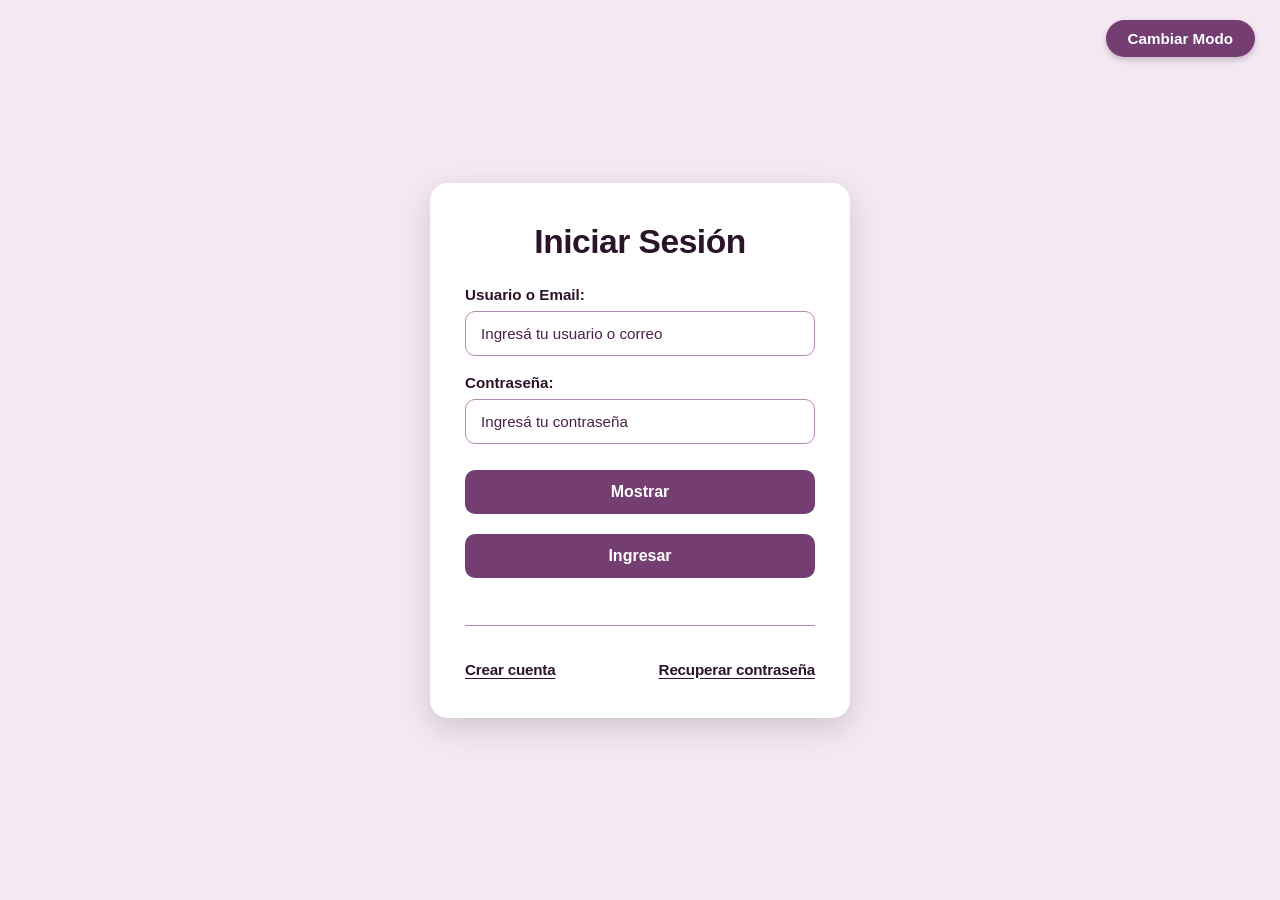
<file: index.html>
<!DOCTYPE html>
<html lang="es">
<head>
    <meta charset="UTF-8">
    <meta name="viewport" content="width=device-width, initial-scale=1.0">
    <title>SGG - Iniciar Sesión</title>
    <link rel="stylesheet" href="css/style.css">
</head>
<body>
    <!-- BOTÓN DE CAMBIAR MODO DE COLOR -->
    <button type="button" class="btn-tema" id="btn-tema" onclick="cambiarTema()">Cambiar Modo</button>

    <!-- TARJETA PRINCIPAL DE LOGIN -->
    <main class="card-container">
        <h1>Iniciar Sesión</h1>

        <form id="form-login">
            <div class="form-group">
                <label for="email">Usuario o Email:</label>
                <input type="text" id="email" name="email" required placeholder="Ingresá tu usuario o correo">
            </div>

            <div class="form-group">
                <label for="password">Contraseña:</label>
                <input type="password" id="password" name="password" required placeholder="Ingresá tu contraseña">
            </div>

            <button type="button" class="btn-mostrar" id="btnMostrarPass" onclick="togglePassword()">Mostrar</button>
            <button type="submit" class="btn-principal" id="btn-login">Ingresar</button>
        </form>

        <div id="mensaje" class="msg-box" aria-live="polite"></div>

        <hr class="divisoria">

        <div class="card-footer">
            <a href="registro.html">Crear cuenta</a>
            <a href="recuperar.html">Recuperar contraseña</a>
        </div>
    </main>

    <!-- SCRIPT DE LÓGICA COMPLETA -->
    <script>
        // ==========================================================
        // 1. PERSISTENCIA Y CAMBIO DE MODO CLARO / OSCURO
        // ==========================================================
        (function() {
            const temaGuardado = localStorage.getItem('tema_sgg');
            if (!temaGuardado) {
                localStorage.setItem('tema_sgg', 'claro');
                document.body.classList.remove('modo-noche');
            } else if (temaGuardado === 'oscuro') {
                document.body.classList.add('modo-noche');
            } else {
                document.body.classList.remove('modo-noche');
            }
        })();

        window.cambiarTema = function() {
            document.body.classList.toggle('modo-noche');
            const esOscuro = document.body.classList.contains('modo-noche');
            localStorage.setItem('tema_sgg', esOscuro ? 'oscuro' : 'claro');
        };

        // ==========================================================
        // 2. BOTÓN MOSTRAR / OCULTAR CONTRASEÑA
        // ==========================================================
        window.togglePassword = function() {
            const inputPass = document.getElementById('password');
            const btnMostrar = document.getElementById('btnMostrarPass');
            if (inputPass) {
                if (inputPass.type === 'password') {
                    inputPass.type = 'text';
                    if (btnMostrar) btnMostrar.textContent = 'Ocultar';
                } else {
                    inputPass.type = 'password';
                    if (btnMostrar) btnMostrar.textContent = 'Mostrar';
                }
            }
        };

        // ==========================================================
        // 3. CONTROL DE INTENTOS FALLIDOS Y BLOQUEO DE 30 SEGUNDOS
        // ==========================================================
        let intentosFallidos = 0;

        document.addEventListener('DOMContentLoaded', () => {
            const formLogin = document.getElementById('form-login');
            const btnLogin = document.getElementById('btn-login');
            const mensaje = document.getElementById('mensaje');

            if (formLogin) {
                formLogin.addEventListener('submit', function(e) {
                    e.preventDefault();

                    // Si el botón está bloqueado, no procesar el envío
                    if (btnLogin.disabled) return;

                    const emailInput = document.getElementById('email').value.trim();
                    const passwordInput = document.getElementById('password').value;

                    const usuarios = JSON.parse(localStorage.getItem('usuarios_sgg')) || [];
                    const usuarioEncontrado = usuarios.find(u => 
                        (u.email === emailInput || u.usuario === emailInput) && u.password === passwordInput
                    );

                    if (usuarioEncontrado) {
                        intentosFallidos = 0; // Reinicia el contador al acertar
                        localStorage.setItem('usuario_activo_sgg', JSON.stringify(usuarioEncontrado));
                        window.location.href = 'dashboard.html';
                    } else {
                        intentosFallidos++;

                        if (intentosFallidos >= 3) {
                            // Bloquear por 30 segundos
                            btnLogin.disabled = true;
                            let tiempoRestante = 30;

                            mensaje.className = 'msg-box error';
                            mensaje.textContent = `Demasiados intentos fallidos. Intente de nuevo en ${tiempoRestante} segundos.`;

                            const intervalo = setInterval(() => {
                                tiempoRestante--;
                                if (tiempoRestante > 0) {
                                    mensaje.textContent = `Demasiados intentos fallidos. Intente de nuevo en ${tiempoRestante} segundos.`;
                                } else {
                                    clearInterval(intervalo);
                                    btnLogin.disabled = false;
                                    intentosFallidos = 0; // Reinicia el contador al pasar el tiempo
                                    mensaje.textContent = '';
                                    mensaje.className = 'msg-box';
                                }
                            }, 1000);

                        } else {
                            const intentosRestantes = 3 - intentosFallidos;
                            // Genera "intento" en singular para 1, e "intentos" en plural para 2
                            const palabraIntento = intentosRestantes === 1 ? 'intento' : 'intentos';
                            
                            mensaje.className = 'msg-box error';
                            mensaje.textContent = `Credenciales incorrectas. Te quedan ${intentosRestantes} ${palabraIntento}.`;
                        }
                    }
                });
            }
        });
    </script>
</body>
</html>
</file>
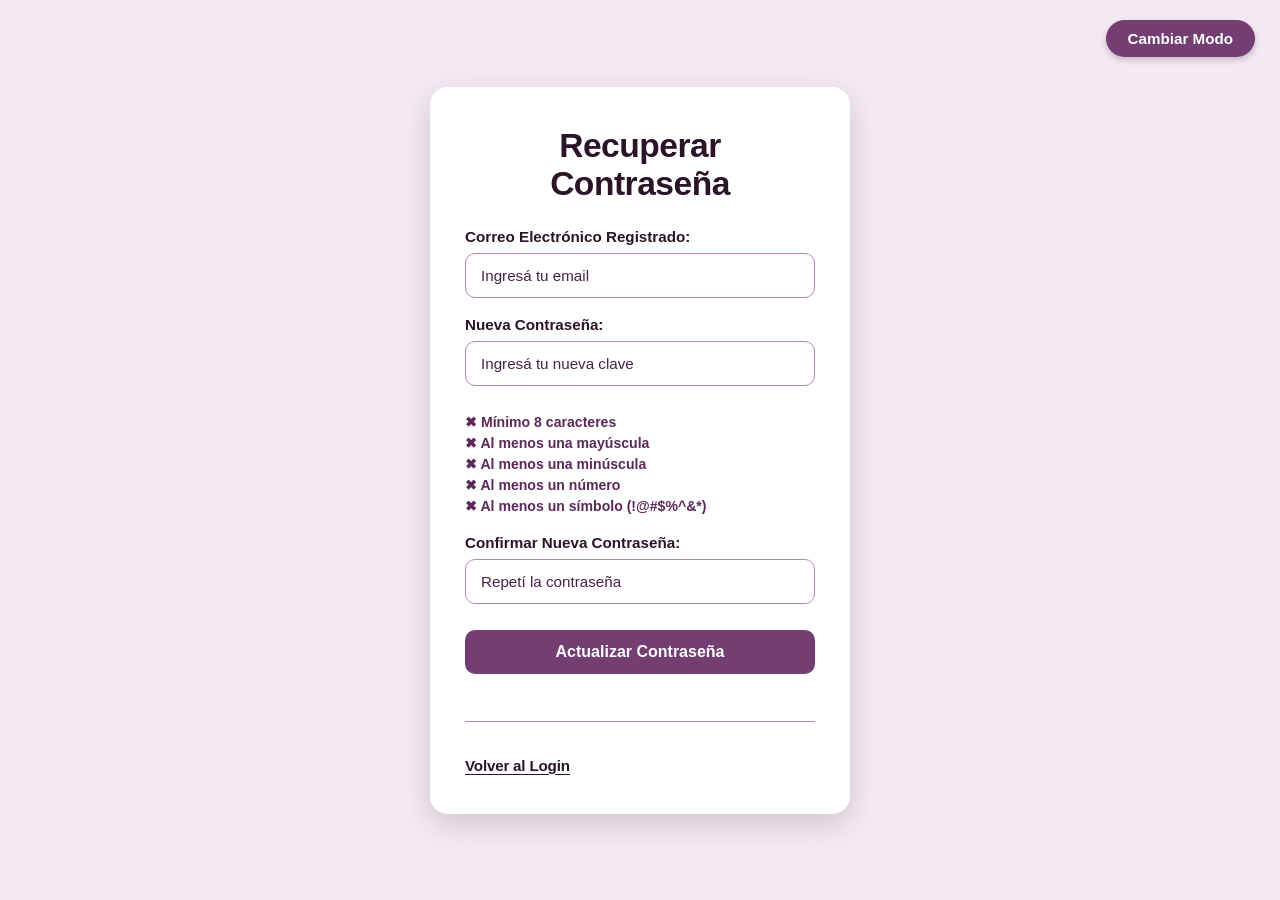
<file: recuperar.html>
<!DOCTYPE html>
<html lang="es">
<head>
    <meta charset="UTF-8">
    <meta name="viewport" content="width=device-width, initial-scale=1.0">
    <title>SGG - Recuperar Contraseña</title>
    <link rel="stylesheet" href="css/style.css">
    <style>
        /* Estilos para las reglas de validación en tiempo real */
        .reglas-password {
            list-style: none;
            padding: 0;
            margin: 10px 0 20px 0;
            font-size: 0.88rem;
        }

        .reglas-password li {
            margin-bottom: 5px;
            color: var(--text-color, #ffffff);
            display: flex;
            align-items: center;
            gap: 6px;
        }

        .reglas-password li.invalido {
            color: #ff6b6b;
        }

        .reglas-password li.valido {
            color: #81c784;
        }
    </style>
</head>
<body>
    <button type="button" class="btn-tema" id="btn-tema" onclick="cambiarTema()">Cambiar Modo</button>

    <main class="card-container">
        <h1>Recuperar Contraseña</h1>

        <form id="form-recuperar">
            <div class="form-group">
                <label for="email">Correo Electrónico Registrado:</label>
                <input type="email" id="email" name="email" required placeholder="Ingresá tu email">
            </div>

            <div class="form-group">
                <label for="password">Nueva Contraseña:</label>
                <!-- Campo tipo text: las letras se ven directamente -->
                <input type="text" id="password" name="password" required placeholder="Ingresá tu nueva clave">
            </div>

            <!-- Lista interactiva de requisitos de seguridad -->
            <ul class="reglas-password" id="lista-reglas">
                <li id="rule-length" class="invalido">✖ Mínimo 8 caracteres</li>
                <li id="rule-upper" class="invalido">✖ Al menos una mayúscula</li>
                <li id="rule-lower" class="invalido">✖ Al menos una minúscula</li>
                <li id="rule-number" class="invalido">✖ Al menos un número</li>
                <li id="rule-special" class="invalido">✖ Al menos un símbolo (!@#$%^&*)</li>
            </ul>

            <div class="form-group">
                <label for="confirmPassword">Confirmar Nueva Contraseña:</label>
                <!-- Campo tipo text: sin ocultar caracteres -->
                <input type="text" id="confirmPassword" name="confirmPassword" required placeholder="Repetí la contraseña">
            </div>

            <!-- Botón de actualización directa (sin botón de Mostrar) -->
            <button type="submit" class="btn-principal" id="btn-actualizar">Actualizar Contraseña</button>
        </form>

        <div id="recMensaje" class="msg-box" aria-live="polite"></div>

        <hr class="divisoria">

        <div class="card-footer">
            <a href="index.html">Volver al Login</a>
        </div>
    </main>

    <script>
        // Persistencia y cambio de modo Claro/Oscuro
        (function() {
            const temaGuardado = localStorage.getItem('tema_sgg');
            if (!temaGuardado) {
                localStorage.setItem('tema_sgg', 'claro');
                document.body.classList.remove('modo-noche');
            } else if (temaGuardado === 'oscuro') {
                document.body.classList.add('modo-noche');
            } else {
                document.body.classList.remove('modo-noche');
            }
        })();

        window.cambiarTema = function() {
            document.body.classList.toggle('modo-noche');
            const esOscuro = document.body.classList.contains('modo-noche');
            localStorage.setItem('tema_sgg', esOscuro ? 'oscuro' : 'claro');
        };

        // Lógica de validación de reglas en tiempo real y envío del formulario
        document.addEventListener('DOMContentLoaded', () => {
            const passInput = document.getElementById('password');
            const formRecuperar = document.getElementById('form-recuperar');
            const recMensaje = document.getElementById('recMensaje');

            const ruleLength = document.getElementById('rule-length');
            const ruleUpper = document.getElementById('rule-upper');
            const ruleLower = document.getElementById('rule-lower');
            const ruleNumber = document.getElementById('rule-number');
            const ruleSpecial = document.getElementById('rule-special');

            if (passInput) {
                passInput.addEventListener('input', () => {
                    const val = passInput.value;

                    if (val.length >= 8) {
                        ruleLength.className = 'valido';
                        ruleLength.textContent = '✔ Mínimo 8 caracteres';
                    } else {
                        ruleLength.className = 'invalido';
                        ruleLength.textContent = '✖ Mínimo 8 caracteres';
                    }

                    if (/[A-Z]/.test(val)) {
                        ruleUpper.className = 'valido';
                        ruleUpper.textContent = '✔ Al menos una mayúscula';
                    } else {
                        ruleUpper.className = 'invalido';
                        ruleUpper.textContent = '✖ Al menos una mayúscula';
                    }

                    if (/[a-z]/.test(val)) {
                        ruleLower.className = 'valido';
                        ruleLower.textContent = '✔ Al menos una minúscula';
                    } else {
                        ruleLower.className = 'invalido';
                        ruleLower.textContent = '✖ Al menos una minúscula';
                    }

                    if (/[0-9]/.test(val)) {
                        ruleNumber.className = 'valido';
                        ruleNumber.textContent = '✔ Al menos un número';
                    } else {
                        ruleNumber.className = 'invalido';
                        ruleNumber.textContent = '✖ Al menos un número';
                    }

                    if (/[!@#$%^&*(),.?":{}|<>]/.test(val)) {
                        ruleSpecial.className = 'valido';
                        ruleSpecial.textContent = '✔ Al menos un símbolo (!@#$%^&*)';
                    } else {
                        ruleSpecial.className = 'invalido';
                        ruleSpecial.textContent = '✖ Al menos un símbolo (!@#$%^&*)';
                    }
                });
            }

            if (formRecuperar) {
                formRecuperar.addEventListener('submit', (e) => {
                    e.preventDefault();

                    const email = document.getElementById('email').value.trim();
                    const password = document.getElementById('password').value;
                    const confirmPassword = document.getElementById('confirmPassword').value;

                    if (password !== confirmPassword) {
                        recMensaje.className = 'msg-box error';
                        recMensaje.textContent = 'Las contraseñas no coinciden.';
                        return;
                    }

                    const esValida = password.length >= 8 &&
                                     /[A-Z]/.test(password) &&
                                     /[a-z]/.test(password) &&
                                     /[0-9]/.test(password) &&
                                     /[!@#$%^&*(),.?":{}|<>]/.test(password);

                    if (!esValida) {
                        recMensaje.className = 'msg-box error';
                        recMensaje.textContent = 'La contraseña no cumple con todos los requisitos de seguridad.';
                        return;
                    }

                    let usuarios = JSON.parse(localStorage.getItem('usuarios_sgg')) || [];
                    const idx = usuarios.findIndex(u => u.email === email || u.usuario === email);

                    if (idx !== -1) {
                        if (usuarios[idx].password === password) {
                            recMensaje.className = 'msg-box error';
                            recMensaje.textContent = 'La nueva contraseña no puede ser igual a la anterior.';
                            return;
                        }

                        usuarios[idx].password = password;
                        localStorage.setItem('usuarios_sgg', JSON.stringify(usuarios));

                        recMensaje.className = 'msg-box success';
                        recMensaje.textContent = 'Contraseña actualizada con éxito. Redirigiendo al login...';

                        setTimeout(() => {
                            window.location.href = 'index.html';
                        }, 2000);
                    } else {
                        recMensaje.className = 'msg-box error';
                        recMensaje.textContent = 'No se encontró ninguna cuenta asociada a este correo o usuario.';
                    }
                });
            }
        });
    </script>
</body>
</html>
</file>
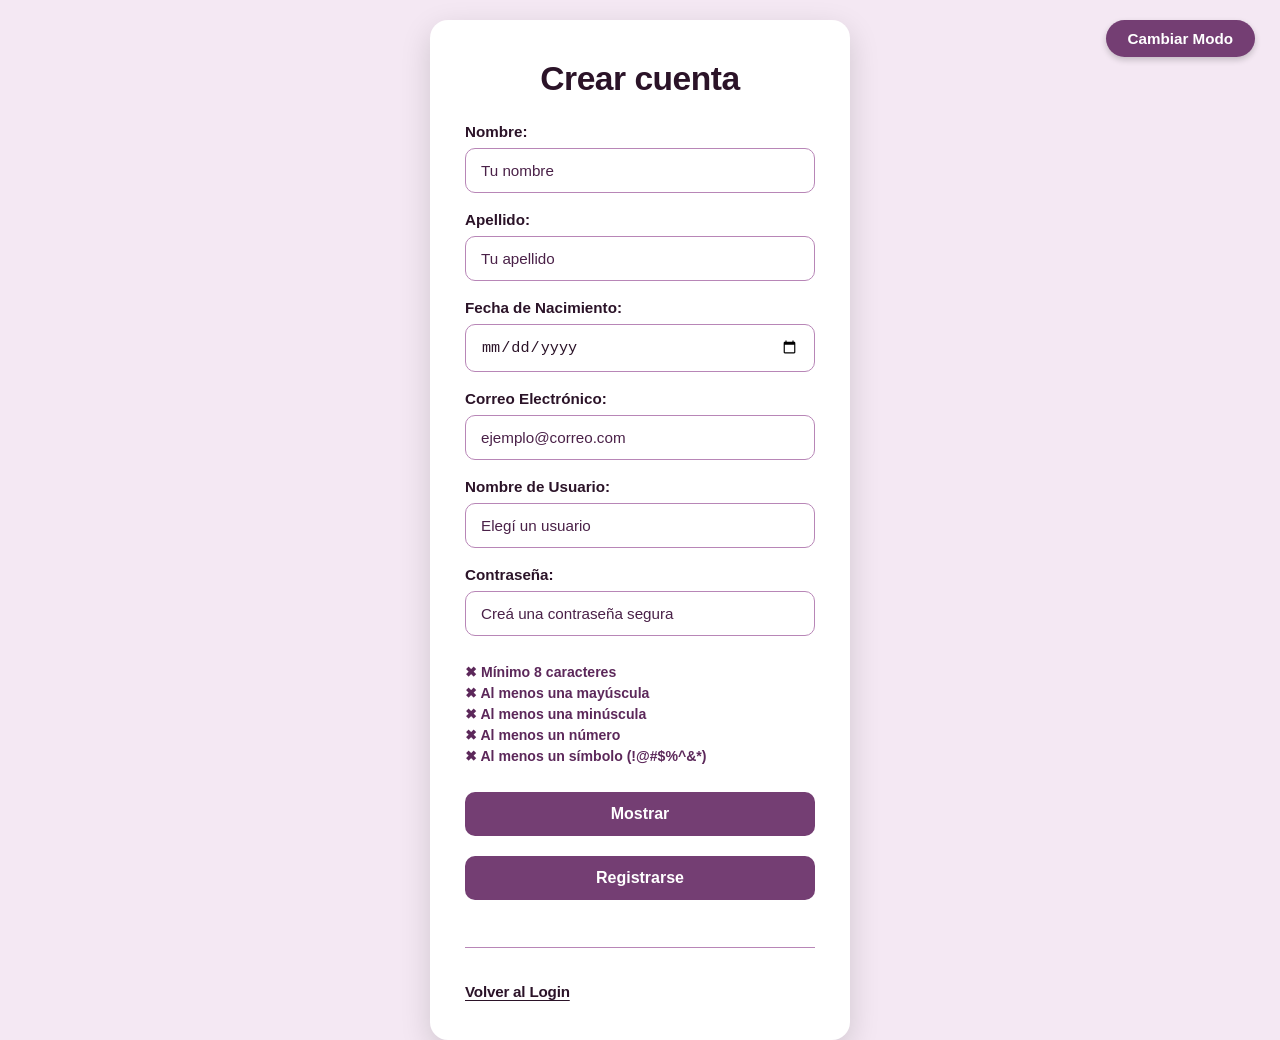
<file: registro.html>
<!DOCTYPE html>
<html lang="es">
<head>
    <meta charset="UTF-8">
    <meta name="viewport" content="width=device-width, initial-scale=1.0">
    <meta name="description" content="Sistema SGG - Crear cuenta de usuario">
    <title>SGG - Crear cuenta</title>
    <link rel="stylesheet" href="css/style.css">
</head>
<body>
    <button type="button" class="btn-tema" id="btn-tema" aria-label="Cambiar tema de color">Cambiar Modo</button>
    <main class="container">
        <h1>Crear cuenta</h1>
        
        <form id="form-registro">
            <div class="form-group">
                <label for="nombre">Nombre:</label>
                <input type="text" id="nombre" name="nombre" required placeholder="Tu nombre" autocomplete="given-name">
            </div>

            <div class="form-group">
                <label for="apellido">Apellido:</label>
                <input type="text" id="apellido" name="apellido" required placeholder="Tu apellido" autocomplete="family-name">
            </div>

            <div class="form-group">
                <label for="fechaNacimiento">Fecha de Nacimiento:</label>
                <input type="date" id="fechaNacimiento" name="fechaNacimiento" required>
            </div>

            <div class="form-group">
                <label for="email">Correo Electrónico:</label>
                <input type="email" id="email" name="email" required placeholder="ejemplo@correo.com" autocomplete="email">
            </div>

            <div class="form-group">
                <label for="usuario">Nombre de Usuario:</label>
                <input type="text" id="usuario" name="usuario" required placeholder="Elegí un usuario" autocomplete="username">
            </div>

            <div class="form-group">
                <label for="password">Contraseña:</label>
                <input type="password" id="password" name="password" required placeholder="Creá una contraseña segura" autocomplete="new-password">
            </div>

            <ul class="password-rules" aria-live="polite">
                <li id="ruleLen">✖ Mínimo 8 caracteres</li>
                <li id="ruleMayus">✖ Al menos una mayúscula</li>
                <li id="ruleMinus">✖ Al menos una minúscula</li>
                <li id="ruleNum">✖ Al menos un número</li>
                <li id="ruleSim">✖ Al menos un símbolo (!@#$%^&*)</li>
            </ul>

            <button type="button" class="btn-mostrar" onclick="mostrarOcultarPassword('password', this)" aria-label="Mostrar u ocultar contraseña">Mostrar</button>
            <button type="submit" class="btn-principal" id="btn-registro">Registrarse</button>
        </form>

        <div id="mensaje" aria-live="polite"></div>
        <hr class="divisoria">

        <nav class="links-container">
            <a href="index.html" class="btn-enlace">Volver al Login</a>
        </nav>
    </main>

    <script src="js/registro.js"></script>
</body>
</html>
</file>
<file: css/style.css>
/* ==========================================================
   PALETA VIOLETA / LAVANDA CON ALTO CONTRASTE (ACCESIBILIDAD 94+)
   ========================================================== */
:root {
    --bg-color: #f4e8f3;          /* Fondo suave lavanda */
    --card-bg: #ffffff;          /* Tarjeta blanca limpia */
    --text-color: #2b1328;        /* Violeta oscuro con alto contraste */
    --placeholder-color: #4a2148; /* Placeholder violeta oscuro legible WCAG */
    --btn-color: #743e73;         /* Botón Violeta con alto contraste */
    --btn-hover: #5d2f5c;         /* Hover botones */
    --border-color: #b886b7;      /* Bordes lila */
    --input-bg: #ffffff;         /* Fondo casillas blanco */
    --error-color: #5c285a;      /* Violeta oscuro para reglas (reemplaza al rojo claro) */
    --success-color: #125416;    /* Verde oscuro de alto contraste */
}

/* MODO NOCHE VIOLETA OSCURO */
body.modo-noche {
    --bg-color: #1e131c;
    --card-bg: #2d1d2b;
    --text-color: #ffffff;
    --placeholder-color: #e5c2e4;
    --btn-color: #b981b8;
    --btn-hover: #a473a3;
    --border-color: #5e3b5c;
    --input-bg: #231722;
    --error-color: #fcaefa;
    --success-color: #81c784;
}

html, body {
    height: 100%;
    margin: 0;
    padding: 0;
}

body {
    background-color: var(--bg-color) !important;
    color: var(--text-color);
    font-family: -apple-system, BlinkMacSystemFont, "Segoe UI", Roboto, Arial, sans-serif;
    display: flex;
    justify-content: center;
    align-items: center;
    min-height: 100vh;
    box-sizing: border-box;
    padding: 20px;
}

/* BOTÓN "CAMBIAR MODO" FIJO EN LA ESQUINA */
.btn-tema, #btn-tema, #btnTheme {
    position: fixed !important;
    top: 20px !important;
    right: 25px !important;
    left: auto !important;
    bottom: auto !important;
    transform: none !important;
    background-color: var(--btn-color) !important;
    color: #ffffff !important;
    border: none !important;
    padding: 10px 22px !important;
    border-radius: 25px !important;
    cursor: pointer;
    font-weight: bold;
    font-size: 0.95rem;
    box-shadow: 0 3px 6px rgba(0,0,0,0.2);
    z-index: 9999 !important;
    transition: background-color 0.2s ease;
}

.btn-tema:hover {
    background-color: var(--btn-hover) !important;
}

/* CONTENEDOR PRINCIPAL Y TARJETAS */
.card-container, main, .container {
    background: var(--card-bg);
    width: 100%;
    max-width: 420px;
    padding: 40px 35px;
    border-radius: 18px;
    box-shadow: 0 10px 30px rgba(0, 0, 0, 0.15);
    box-sizing: border-box;
    display: flex;
    flex-direction: column;
    margin: auto;
}

h1, h2 {
    text-align: center;
    margin-top: 0;
    margin-bottom: 25px;
    color: var(--text-color);
    font-size: 2.1rem;
    font-weight: 800;
    letter-spacing: -0.5px;
}

form {
    display: flex;
    flex-direction: column;
    width: 100%;
}

.form-group {
    margin-bottom: 18px;
    display: flex;
    flex-direction: column;
}

label {
    font-weight: 800;
    margin-bottom: 8px;
    color: var(--text-color);
    font-size: 0.95rem;
}

input[type="text"],
input[type="password"],
input[type="email"],
input[type="date"],
input[type="number"],
select {
    padding: 13px 15px;
    border: 1px solid var(--border-color);
    border-radius: 10px;
    background-color: var(--input-bg);
    color: var(--text-color);
    box-sizing: border-box;
    width: 100%;
    font-size: 0.95rem;
    outline: none;
    transition: border-color 0.2s ease;
}

::placeholder {
    color: var(--placeholder-color) !important;
    opacity: 1 !important;
}

input:focus, select:focus {
    border-color: var(--btn-color);
}

.btn-principal,
.btn-mostrar,
.btn-logout,
#btn-login,
#btn-registro,
#btn-recuperar,
#btn-actualizar,
#btn-guardar-gasto {
    background-color: var(--btn-color);
    color: #ffffff;
    border: none;
    padding: 13px;
    border-radius: 10px;
    font-weight: 700;
    font-size: 1rem;
    cursor: pointer;
    width: 100%;
    margin-top: 8px;
    margin-bottom: 12px;
    transition: background-color 0.2s ease;
}

.btn-principal:hover,
.btn-mostrar:hover,
.btn-logout:hover {
    background-color: var(--btn-hover);
}

.btn-cancelar {
    background-color: var(--placeholder-color);
    color: #ffffff;
    border: none;
    padding: 13px;
    border-radius: 10px;
    font-weight: 700;
    font-size: 1rem;
    cursor: pointer;
    width: 100%;
    margin-top: 8px;
    margin-bottom: 12px;
    transition: background-color 0.2s ease;
}

.btn-cancelar:hover {
    background-color: var(--btn-hover);
}

.msg-box, #mensaje, #regMensaje, #recMensaje {
    font-size: 0.95rem;
    font-weight: 700;
    text-align: center;
    margin-top: 10px;
    margin-bottom: 5px;
}

.msg-box.error { color: var(--error-color); }
.msg-box.success { color: var(--success-color); }

.divisoria {
    border: none;
    border-top: 1px solid var(--border-color);
    margin: 20px 0;
}

.card-footer, .links-container {
    display: flex !important;
    justify-content: space-between !important;
    align-items: center !important;
    width: 100% !important;
    margin-top: 15px !important;
}

a, 
a:link, 
a:visited, 
a:hover, 
a:active, 
a:focus,
.card-footer a, 
.links-container a {
    color: var(--text-color) !important;
    text-decoration: underline !important;
    text-underline-offset: 3px !important;
    font-weight: 900 !important;
    font-size: 0.95rem !important;
    letter-spacing: -0.2px;
}

body.modo-noche a,
body.modo-noche a:link,
body.modo-noche a:visited,
body.modo-noche a:hover,
body.modo-noche a:active,
body.modo-noche a:focus {
    color: #ffffff !important;
}

/* REGLAS DE CONTRASEÑA CON VIOLETA OSCURO LEGIBLE */
.reglas-password, .password-rules, #lista-reglas {
    list-style: none;
    padding: 0;
    margin: 10px 0 15px 0;
    font-size: 0.88rem;
    font-weight: 700;
}

.reglas-password li, .password-rules li, #lista-reglas li {
    margin-bottom: 5px;
    color: var(--error-color) !important;
}

.reglas-password li.valido, .password-rules li.valido, #lista-reglas li.valido {
    color: var(--success-color) !important;
}

.user-welcome {
    text-align: center;
    font-weight: 700;
    margin-bottom: 15px;
    font-size: 0.9rem;
}

.dashboard-summary {
    background-color: var(--input-bg);
    border: 1px solid var(--border-color);
    border-radius: 12px;
    padding: 15px;
    text-align: center;
    margin-bottom: 20px;
}

.dashboard-summary h2 {
    margin: 0 0 5px 0;
    font-size: 1.1rem;
}

.total-monto {
    font-size: 1.8rem;
    font-weight: 800;
    color: var(--btn-color);
    margin: 0;
}

.tabla-container {
    width: 100%;
    overflow-x: auto;
}

table {
    width: 100%;
    border-collapse: collapse;
    margin-top: 10px;
}

th, td {
    padding: 10px 8px;
    text-align: left;
    border-bottom: 1px solid var(--border-color);
    font-size: 0.85rem;
    vertical-align: middle;
}

th {
    font-weight: 800;
    background-color: var(--input-bg);
}

.acciones-cell {
    display: table-cell !important;
    white-space: nowrap;
}

.acciones-cell .btn-editar {
    margin-right: 6px !important;
}

.btn-tabla {
    padding: 6px 12px;
    border: none;
    border-radius: 6px;
    cursor: pointer;
    font-weight: 700;
    font-size: 0.8rem;
    margin: 0 !important;
    white-space: nowrap;
}

.btn-editar { 
    background-color: var(--btn-color); 
    color: #ffffff; 
}

.btn-eliminar { 
    background-color: #8b0000; 
    color: #ffffff; 
}

.modal-overlay {
    display: none;
    position: fixed;
    top: 0; left: 0; width: 100%; height: 100%;
    background: rgba(0,0,0,0.5);
    justify-content: center;
    align-items: center;
    z-index: 2000;
}

.modal-card {
    background: var(--card-bg);
    padding: 25px;
    border-radius: 15px;
    max-width: 320px;
    width: 90%;
    text-align: center;
    border: 1px solid var(--border-color);
}

.modal-acciones {
    display: flex !important;
    flex-direction: row !important;
    gap: 12px !important;
    margin-top: 20px !important;
    width: 100% !important;
}

.modal-acciones button {
    flex: 1 1 50% !important;
    width: 50% !important;
    margin: 0 !important;
    padding: 12px 0 !important;
    box-sizing: border-box !important;
}
</file>
